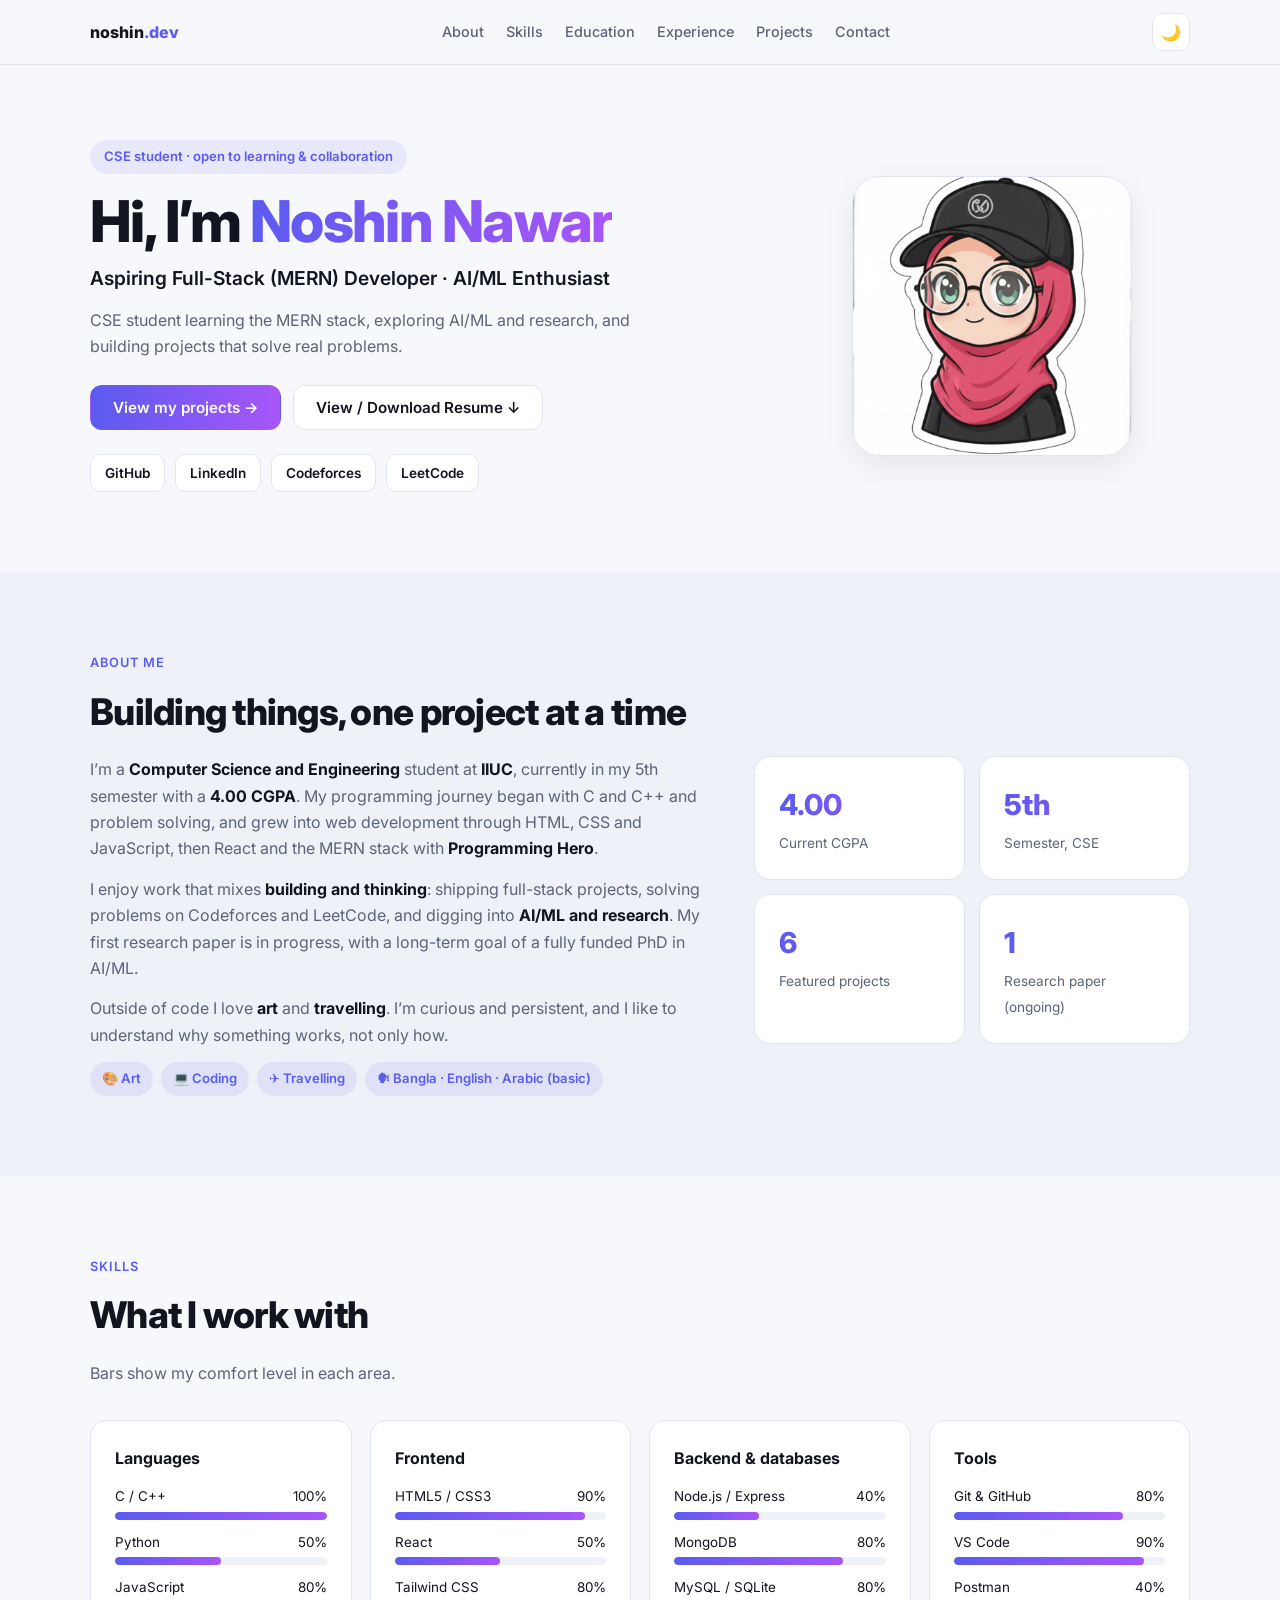
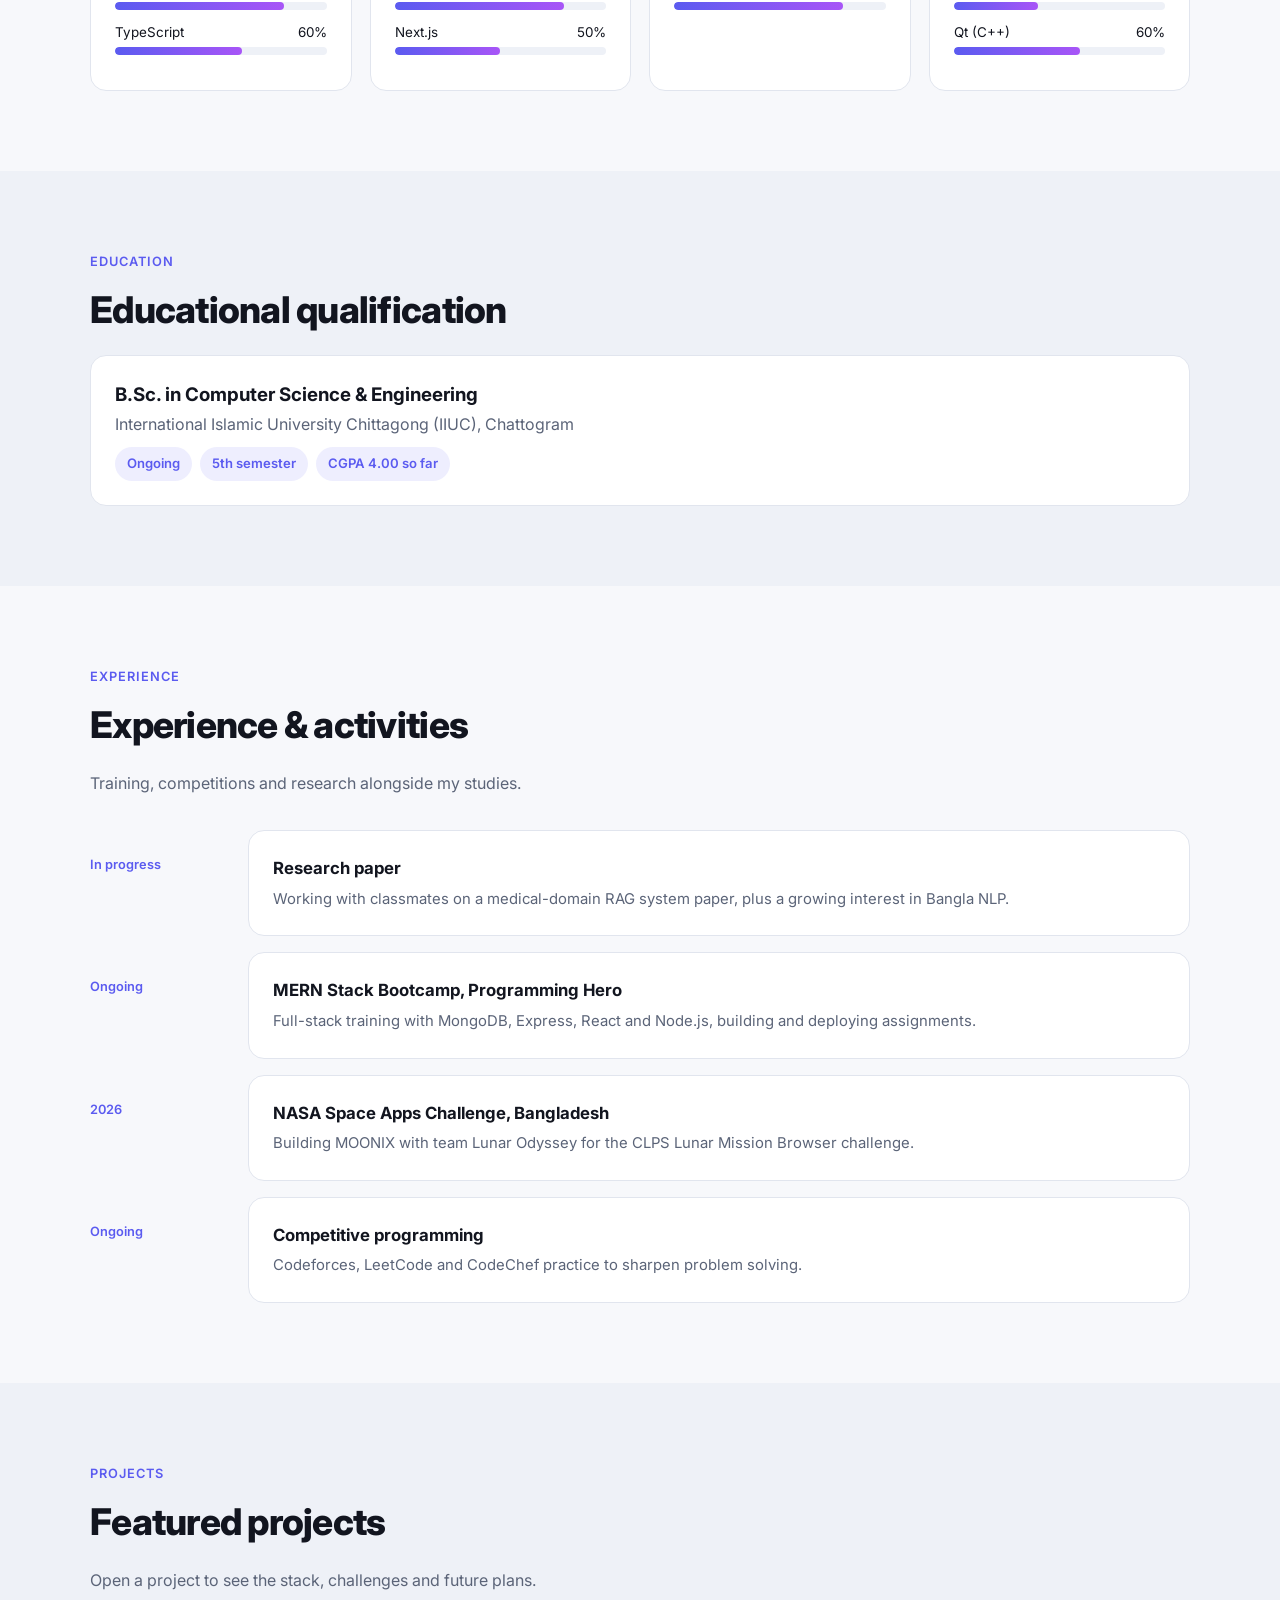
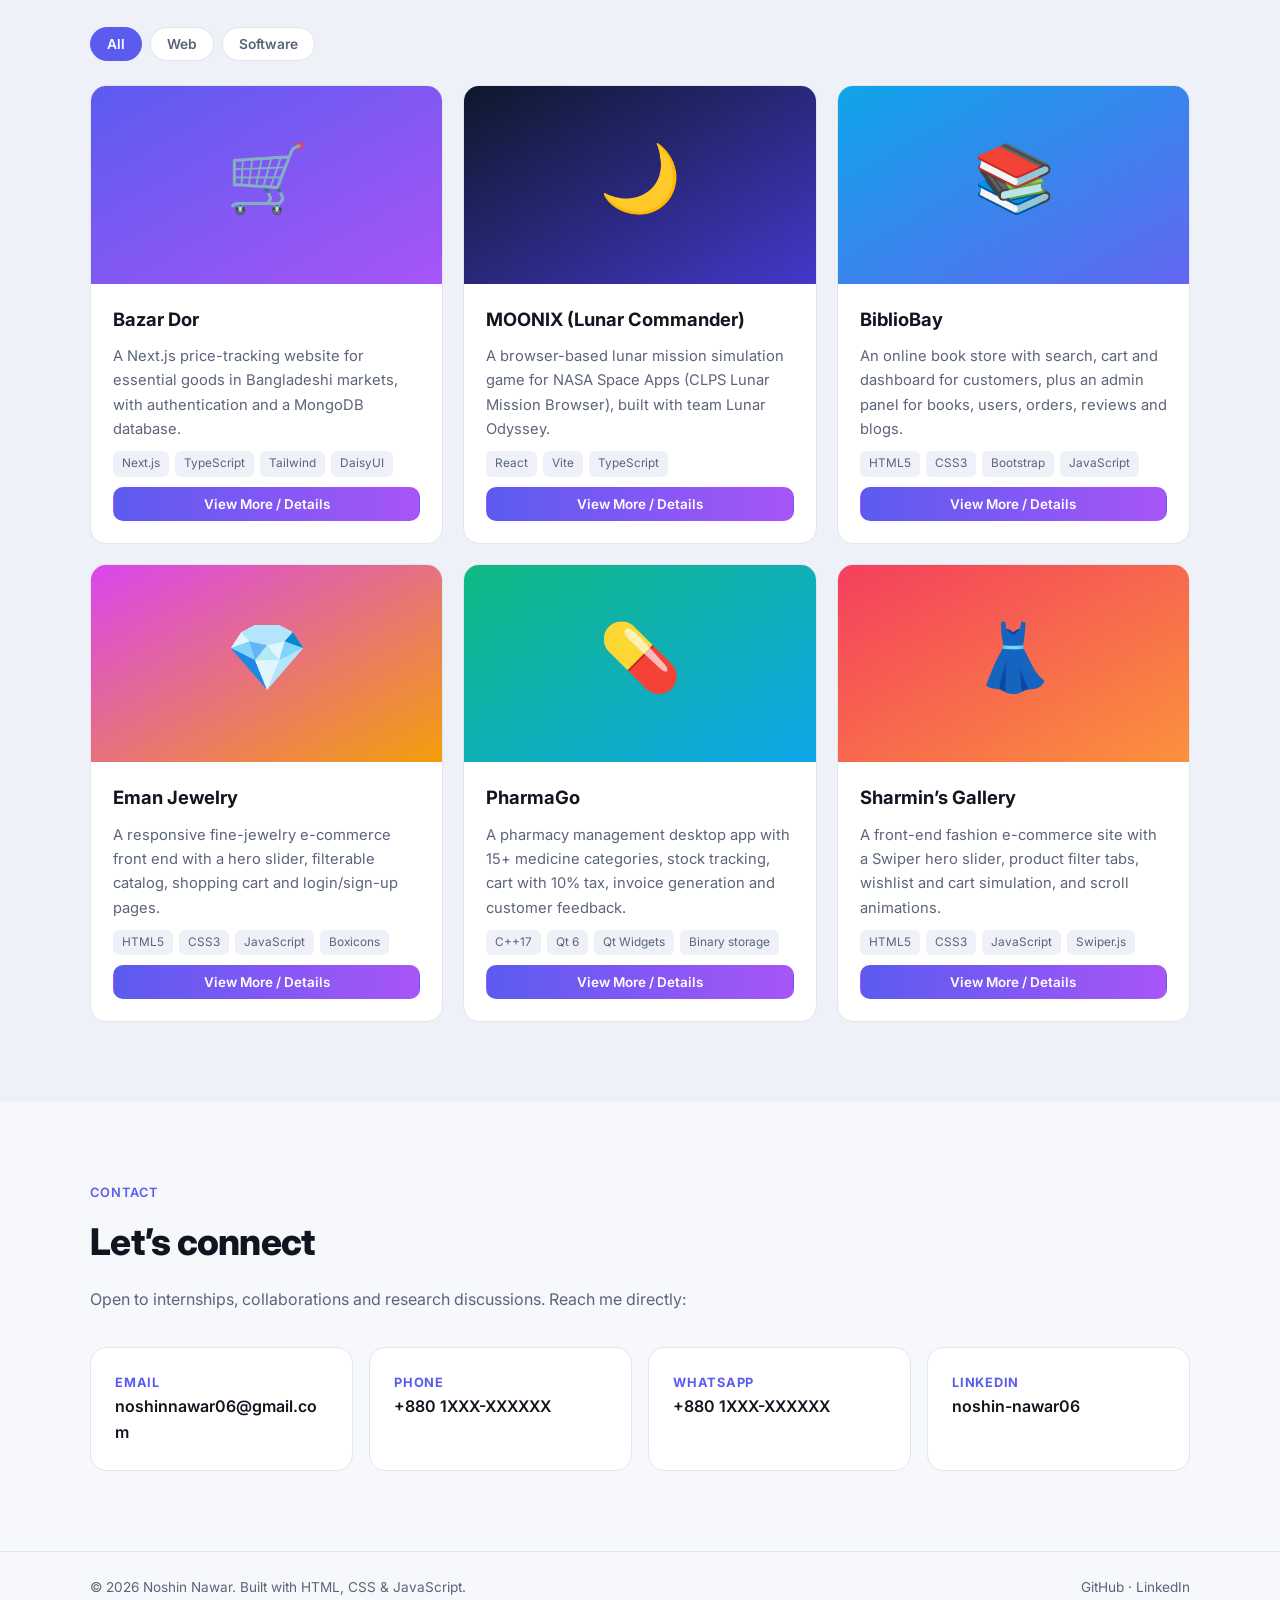
<file: index.html>
<!doctype html>
<html lang="en">
<head>
<meta charset="UTF-8">
<meta name="viewport" content="width=device-width, initial-scale=1, viewport-fit=cover">
<title>Noshin Nawar | Aspiring Full-Stack Developer</title>
<meta name="description" content="Portfolio of Noshin Nawar, CSE student at IIUC, MERN stack learner exploring AI/ML and research.">
<link rel="preconnect" href="https://fonts.googleapis.com"><link rel="preconnect" href="https://fonts.gstatic.com" crossorigin>
<link href="https://fonts.googleapis.com/css2?family=Inter:wght@400;500;600;700;800&display=swap" rel="stylesheet">
<style>
:root{--bg:#f7f8fb;--sf:#fff;--sf2:#eef1f7;--tx:#12151f;--mu:#5b6478;--bd:#e1e5ee;--ac:#5b5bf0;--ac2:#a855f7;--as:rgba(91,91,240,.1);--sh:0 10px 30px rgba(20,24,50,.08);box-sizing:border-box;padding-top:env(safe-area-inset-top,0px);padding-bottom:env(safe-area-inset-bottom,0px)}
@media(prefers-color-scheme:dark){:root:not([data-theme="light"]){--bg:#0c0e16;--sf:#141826;--sf2:#1b2033;--tx:#eceff8;--mu:#9aa3ba;--bd:#252b42;--ac:#8b8bff;--ac2:#c084fc;--as:rgba(139,139,255,.14);--sh:0 10px 30px rgba(0,0,0,.35);color-scheme:dark}}
:root[data-theme="dark"]{--bg:#0c0e16;--sf:#141826;--sf2:#1b2033;--tx:#eceff8;--mu:#9aa3ba;--bd:#252b42;--ac:#8b8bff;--ac2:#c084fc;--as:rgba(139,139,255,.14);--sh:0 10px 30px rgba(0,0,0,.35);color-scheme:dark}
*{box-sizing:border-box;margin:0;padding:0}
html{scroll-behavior:smooth;scroll-padding-top:76px}
body{font-family:Inter,system-ui,sans-serif;background:var(--bg);color:var(--tx);line-height:1.65;min-height:100%}
a{color:inherit;text-decoration:none}img{max-width:100%;display:block}
.c{width:min(1100px,100% - 40px);margin-inline:auto}
section{padding:80px 0}.alt{background:var(--sf2)}
.ey{font-size:.8rem;color:var(--ac);letter-spacing:.08em;text-transform:uppercase;font-weight:600;margin-bottom:8px}
h2{font-size:clamp(1.7rem,3.2vw,2.3rem);font-weight:800;letter-spacing:-.02em;margin-bottom:14px}
.lead{color:var(--mu);max-width:640px;margin-bottom:34px}
.grad{background:linear-gradient(90deg,var(--ac),var(--ac2));-webkit-background-clip:text;background-clip:text;color:transparent}
header{position:fixed;inset:0 0 auto 0;z-index:50;padding-top:env(safe-area-inset-top,0px);backdrop-filter:blur(14px);background:color-mix(in srgb,var(--bg) 85%,transparent);border-bottom:1px solid var(--bd)}
.nav{display:flex;align-items:center;justify-content:space-between;height:64px}
.logo{font-weight:800}.logo span{color:var(--ac)}
.nav ul{display:flex;gap:22px;list-style:none;font-size:.9rem;font-weight:500;color:var(--mu)}
.nav ul a:hover{color:var(--tx)}
.na{display:flex;gap:10px}
.ib{width:38px;height:38px;border-radius:10px;border:1px solid var(--bd);background:var(--sf);color:var(--tx);cursor:pointer;display:grid;place-items:center;font-size:1rem}
.ib:hover{border-color:var(--ac)}#mb{display:none}
.btn{display:inline-flex;align-items:center;gap:8px;padding:12px 22px;border-radius:12px;font:600 .95rem Inter,sans-serif;border:1px solid transparent;cursor:pointer;transition:.2s}
.btn.p{background:linear-gradient(90deg,var(--ac),var(--ac2));color:#fff}.btn.p:hover{transform:translateY(-2px)}
.btn.g{border-color:var(--bd);background:var(--sf);color:var(--tx)}.btn.g:hover{border-color:var(--ac);color:var(--ac)}
.btn.s{padding:8px 14px;font-size:.84rem;border-radius:10px}
.hero{padding:140px 0 80px}
.hg{display:grid;grid-template-columns:1.25fr .75fr;gap:44px;align-items:center}
.bdg{display:inline-block;padding:6px 14px;border-radius:999px;background:var(--as);color:var(--ac);font-size:.82rem;font-weight:600;margin-bottom:16px}
h1{font-size:clamp(2.1rem,5.5vw,3.6rem);line-height:1.1;font-weight:800;letter-spacing:-.03em;margin-bottom:10px}
.role{font-size:1.2rem;font-weight:600;margin-bottom:12px}
.sub{color:var(--mu);max-width:560px;margin-bottom:26px}
.cta{display:flex;flex-wrap:wrap;gap:12px;margin-bottom:24px}
.soc{display:flex;gap:10px;flex-wrap:wrap}.soc a{width:auto;padding:0 14px;font-size:.85rem;font-weight:600}
.av{width:min(280px,70vw);aspect-ratio:1;border-radius:28px;object-fit:cover;border:1px solid var(--bd);box-shadow:var(--sh);justify-self:center}
.card{background:var(--sf);border:1px solid var(--bd);border-radius:16px;padding:24px;transition:.25s}
.card:hover{border-color:var(--ac);box-shadow:var(--sh);transform:translateY(-3px)}
.ag{display:grid;grid-template-columns:1.3fr .9fr;gap:34px;align-items:start}
.at p{color:var(--mu);margin-bottom:14px}.at strong{color:var(--tx)}
.st{display:grid;grid-template-columns:repeat(2,1fr);gap:14px}
.st b{display:block;font-size:1.8rem;font-weight:800}.st span{color:var(--mu);font-size:.85rem}
.pills{display:flex;flex-wrap:wrap;gap:8px;margin-top:10px}
.pill{padding:6px 12px;border-radius:999px;font-size:.82rem;background:var(--as);color:var(--ac);font-weight:600}
.sg{display:grid;grid-template-columns:repeat(auto-fit,minmax(260px,1fr));gap:18px}
.sg h3{margin-bottom:14px;font-size:1rem}
.bar{margin-bottom:11px}.bar div{display:flex;justify-content:space-between;font-size:.84rem;margin-bottom:4px}
.bar i{display:block;height:8px;border-radius:99px;background:var(--sf2);overflow:hidden}
.bar i b{display:block;height:100%;border-radius:99px;background:linear-gradient(90deg,var(--ac),var(--ac2))}
.fl{display:flex;flex-wrap:wrap;gap:8px;margin-bottom:24px}
.f{padding:8px 16px;border-radius:999px;border:1px solid var(--bd);background:var(--sf);color:var(--mu);font:600 .86rem Inter,sans-serif;cursor:pointer}
.f.on,.f:hover{background:var(--ac);border-color:var(--ac);color:#fff}
.pg{display:grid;grid-template-columns:repeat(auto-fill,minmax(300px,1fr));gap:20px}
.pj{display:flex;flex-direction:column;padding:0;overflow:hidden}
.pj img{width:100%;aspect-ratio:16/9;object-fit:cover}
.pj .b{padding:20px 22px 22px;display:flex;flex-direction:column;gap:10px;flex:1}
.pj h3{font-size:1.15rem}.pj p{color:var(--mu);font-size:.92rem}
.stk{display:flex;flex-wrap:wrap;gap:6px}.stk em{font-style:normal;font-size:.74rem;padding:3px 9px;border-radius:6px;background:var(--sf2);color:var(--mu)}
.pj .btn{margin-top:auto;justify-content:center}
.hid{display:none!important}
.tl{display:grid;gap:16px}.ti{display:grid;grid-template-columns:140px 1fr;gap:18px}
.td{font-size:.8rem;color:var(--ac);font-weight:600;padding-top:24px}
.ti h3{font-size:1.05rem;margin-bottom:4px}.ti p{color:var(--mu);font-size:.93rem}
.cg{display:grid;grid-template-columns:repeat(auto-fit,minmax(230px,1fr));gap:16px}
.cg b{display:block;font-size:.8rem;color:var(--ac);text-transform:uppercase;letter-spacing:.06em}
.cg a,.cg span{font-weight:600;word-break:break-word}
footer{border-top:1px solid var(--bd);padding:24px 0;color:var(--mu);font-size:.85rem}
footer .c{display:flex;justify-content:space-between;gap:12px;flex-wrap:wrap}
.dt{padding:110px 0 70px}.dt img{border-radius:20px;width:100%;aspect-ratio:16/6;object-fit:cover;margin:20px 0}
.dt h3{margin:26px 0 8px}.dt ul{padding-left:20px;color:var(--mu)}.dt li{margin-bottom:6px}.dt p{color:var(--mu)}
#toast{position:fixed;left:50%;bottom:calc(24px + env(safe-area-inset-bottom,0px));transform:translateX(-50%);background:var(--tx);color:var(--bg);padding:10px 18px;border-radius:10px;font-size:.88rem;opacity:0;pointer-events:none;transition:.3s;z-index:99}
#toast.on{opacity:1}
@media(max-width:860px){.hero{padding-top:110px}.hg,.ag{grid-template-columns:1fr}.av{order:-1;width:170px;justify-self:start}
.nav ul{position:absolute;top:calc(64px + env(safe-area-inset-top,0px));left:0;right:0;flex-direction:column;gap:0;background:var(--bg);border-bottom:1px solid var(--bd);display:none}
.nav ul.open{display:flex}.nav ul a{display:block;padding:14px 20px}#mb{display:grid}
.ti{grid-template-columns:1fr;gap:0}.td{padding-top:0;margin-bottom:6px}section{padding:60px 0}}
</style>
</head>
<body>
<header><div class="c nav"><a href="#home" class="logo">noshin<span>.dev</span></a>
<ul id="nl"><li><a href="#about">About</a></li><li><a href="#skills">Skills</a></li><li><a href="#education">Education</a></li><li><a href="#experience">Experience</a></li><li><a href="#projects">Projects</a></li><li><a href="#contact">Contact</a></li></ul>
<div class="na"><button class="ib" id="tb" aria-label="Toggle theme">🌙</button><button class="ib" id="mb" aria-label="Menu">☰</button></div></div></header>

<div id="main">
<section class="hero" id="home"><div class="c hg"><div>
<div class="bdg">CSE student · open to learning &amp; collaboration</div>
<h1>Hi, I’m <span class="grad">Noshin Nawar</span></h1>
<div class="role">Aspiring Full-Stack (MERN) Developer · AI/ML Enthusiast</div>
<p class="sub">CSE student learning the MERN stack, exploring AI/ML and research, and building projects that solve real problems.</p>
<div class="cta"><a href="#projects" class="btn p">View my projects →</a><a href="#home" class="btn g" id="cv">View / Download Resume ↓</a></div>
<div class="soc" id="soc"></div></div>
<img class="av" id="av" alt="Portrait of Noshin Nawar"></div></section>

<section id="about" class="alt"><div class="c"><div class="ey">About me</div><h2>Building things, one project at a time</h2>
<div class="ag"><div class="at">
<p>I’m a <strong>Computer Science and Engineering</strong> student at <strong>IIUC</strong>, currently in my 5th semester with a <strong>4.00 CGPA</strong>. My programming journey began with C and C++ and problem solving, and grew into web development through HTML, CSS and JavaScript, then React and the MERN stack with <strong>Programming Hero</strong>.</p>
<p>I enjoy work that mixes <strong>building and thinking</strong>: shipping full-stack projects, solving problems on Codeforces and LeetCode, and digging into <strong>AI/ML and research</strong>. My first research paper is in progress, with a long-term goal of a fully funded PhD in AI/ML.</p>
<p>Outside of code I love <strong>art</strong> and <strong>travelling</strong>. I’m curious and persistent, and I like to understand why something works, not only how.</p>
<div class="pills"><span class="pill">🎨 Art</span><span class="pill">💻 Coding</span><span class="pill">✈️ Travelling</span><span class="pill">🗣 Bangla · English · Arabic (basic)</span></div></div>
<div class="st"><div class="card"><b class="grad">4.00</b><span>Current CGPA</span></div><div class="card"><b class="grad">5th</b><span>Semester, CSE</span></div><div class="card"><b class="grad">6</b><span>Featured projects</span></div><div class="card"><b class="grad">1</b><span>Research paper (ongoing)</span></div></div></div></div></section>

<section id="skills"><div class="c"><div class="ey">Skills</div><h2>What I work with</h2><p class="lead">Bars show my comfort level in each area.</p><div class="sg" id="sg"></div></div></section>

<section id="education" class="alt"><div class="c"><div class="ey">Education</div><h2>Educational qualification</h2>
<div class="card"><h3>B.Sc. in Computer Science &amp; Engineering</h3><p style="color:var(--mu)">International Islamic University Chittagong (IIUC), Chattogram</p><div class="pills"><span class="pill">Ongoing</span><span class="pill">5th semester</span><span class="pill">CGPA 4.00 so far</span></div></div></div></section>

<section id="experience"><div class="c"><div class="ey">Experience</div><h2>Experience &amp; activities</h2><p class="lead">Training, competitions and research alongside my studies.</p><div class="tl" id="tl"></div></div></section>

<section id="projects" class="alt"><div class="c"><div class="ey">Projects</div><h2>Featured projects</h2><p class="lead">Open a project to see the stack, challenges and future plans.</p>
<div class="fl" id="fl"></div><div class="pg" id="pg"></div></div></section>

<section id="contact"><div class="c"><div class="ey">Contact</div><h2>Let’s connect</h2><p class="lead">Open to internships, collaborations and research discussions. Reach me directly:</p><div class="cg" id="cg"></div></div></section>
</div>

<div id="detail" class="hid"></div>
<footer><div class="c"><span>© <span id="yr"></span> Noshin Nawar. Built with HTML, CSS &amp; JavaScript.</span><span id="fl2"></span></div></footer>
<div id="toast"></div>

<script>
const L={github:"https://github.com/NoshinStar",linkedin:"https://www.linkedin.com/in/noshin-nawar06/",codeforces:"https://codeforces.com/profile/Noshin_Nawar17",leetcode:"https://leetcode.com/u/Noshin06/",email:"noshinnawar06@gmail.com",phone:"+880 1XXX-XXXXXX",wa:"8801XXXXXXXXX"};
const skills=[["Languages",[["C / C++",100],["Python",50],["JavaScript",80],["TypeScript",60]]],["Frontend",[["HTML5 / CSS3",90],["React",50],["Tailwind CSS",80],["Next.js",50]]],["Backend & databases",[["Node.js / Express",40],["MongoDB",80],["MySQL / SQLite",80]]],["Tools",[["Git & GitHub",80],["VS Code",90],["Postman",40],["Qt (C++)",60]]]];
const exp=[["In progress","Research paper","Working with classmates on a medical-domain RAG system paper, plus a growing interest in Bangla NLP."],["Ongoing","MERN Stack Bootcamp, Programming Hero","Full-stack training with MongoDB, Express, React and Node.js, building and deploying assignments."],["2026","NASA Space Apps Challenge, Bangladesh","Building MOONIX with team Lunar Odyssey for the CLPS Lunar Mission Browser challenge."],["Ongoing","Competitive programming","Codeforces, LeetCode and CodeChef practice to sharpen problem solving."]];
const P=[
{id:"bazar-dor",t:"Bazar Dor",c:"Web",e:"🛒",g:"#5b5bf0,#a855f7",d:"A Next.js price-tracking website for essential goods in Bangladeshi markets, with authentication and a MongoDB database.",s:["Next.js","TypeScript","Tailwind","DaisyUI","BetterAuth","MongoDB"],live:"https://bazar-dor-phi-ten.vercel.app",repo:"https://github.com/NoshinStar/bazar-dor",ch:["Designing the data model so prices can be compared across markets and dates.","Setting up secure authentication and protected routes.","Keeping the UI fast and readable on small phones."],fu:["Price history charts and alerts.","Crowd-sourced price updates with moderation.","Bangla language support."]},
{id:"moonix",t:"MOONIX (Lunar Commander)",c:"Web",e:"🌙",g:"#0f172a,#4338ca",d:"A browser-based lunar mission simulation game for NASA Space Apps (CLPS Lunar Mission Browser), built with team Lunar Odyssey.",s:["React","Vite","TypeScript"],live:"",repo:"",ch:["Turning complex lunar mission data into simple player decisions.","Coordinating components and styling across a six-person team.","Balancing realism with fun gameplay."],fu:["More landing sites and equipment options.","Richer 3D-style visuals.","A learning section with real NASA data."]},
{id:"bibliobay",t:"BiblioBay",c:"Web",e:"📚",g:"#0ea5e9,#6366f1",d:"An online book store with search, cart and dashboard for customers, plus an admin panel for books, users, orders, reviews and blogs.",s:["HTML5","CSS3","Bootstrap","JavaScript","localStorage","Swiper"],live:"https://noshinstar.github.io/BIBLIOBAY/",repo:"https://github.com/NoshinStar/BIBLIOBAY",ch:["Managing cart and order state with only localStorage.","Building a full admin panel without a backend.","Keeping many pages visually consistent."],fu:["Real backend with Node.js and MongoDB.","Online payment integration.","User accounts with real authentication."]},
{id:"eman-jewelry",t:"Eman Jewelry",c:"Web",e:"💎",g:"#d946ef,#f59e0b",d:"A responsive fine-jewelry e-commerce front end with a hero slider, filterable catalog, shopping cart and login/sign-up pages.",s:["HTML5","CSS3","JavaScript","Boxicons"],live:"https://noshinstar.github.io/Eman-Jewelry-Exquisite-Fine-Jewelry-E-commerce-Store/",repo:"https://github.com/NoshinStar/Eman-Jewelry-Exquisite-Fine-Jewelry-E-commerce-Store",ch:["Making the catalog filtering smooth and responsive.","Creating an elegant layout that works on phones.","Handling cart logic in plain JavaScript."],fu:["Connect to a database and checkout.","Product search and wishlists.","Move the project to React."]},
{id:"pharmago",t:"PharmaGo",c:"Software",e:"💊",g:"#10b981,#0ea5e9",d:"A pharmacy management desktop app with 15+ medicine categories, stock tracking, cart with 10% tax, invoice generation and customer feedback.",s:["C++17","Qt 6","Qt Widgets","Binary storage"],live:"",repo:"https://github.com/NoshinStar/PharmaGo---Pharmacy-Management-System",ch:["Persisting stock and invoices reliably in binary files.","Designing a clear Qt interface for fast billing.","Keeping tax and total calculations accurate."],fu:["Move storage to a real database.","Expiry-date alerts and reports.","User roles for staff and admin."]},
{id:"sharmins-gallery",t:"Sharmin’s Gallery",c:"Web",e:"👗",g:"#f43f5e,#fb923c",d:"A front-end fashion e-commerce site with a Swiper hero slider, product filter tabs, wishlist and cart simulation, and scroll animations.",s:["HTML5","CSS3","JavaScript","Swiper.js"],live:"",repo:"https://github.com/NoshinStar/Sharmins-Gallery-Fashion-E-Commerce-Project",ch:["Smooth scroll animations without hurting performance.","Wishlist and cart simulation without a backend.","Responsive product grids."],fu:["Deploy a live demo.","Add a real backend and accounts.","Product detail pages and reviews."]}];
const $=s=>document.querySelector(s),svg=(g,e)=>{const[a,b]=g.split(",");return"data:image/svg+xml;utf8,"+encodeURIComponent(`<svg xmlns="http://www.w3.org/2000/svg" width="640" height="360"><defs><linearGradient id="g" x1="0" y1="0" x2="1" y2="1"><stop offset="0" stop-color="${a}"/><stop offset="1" stop-color="${b}"/></linearGradient></defs><rect width="640" height="360" fill="url(#g)"/><text x="320" y="210" font-size="120" text-anchor="middle">${e}</text></svg>`)};
const toast=m=>{const t=$("#toast");t.textContent=m;t.classList.add("on");setTimeout(()=>t.classList.remove("on"),2600)};
$("#av").src="images/1763734244346.jpg";$("#av").onerror=function(){this.onerror=null;this.src="data:image/svg+xml;utf8,"+encodeURIComponent('<svg xmlns="http://www.w3.org/2000/svg" width="400" height="400"><rect width="400" height="400" fill="#5b5bf0"/><text x="50%" y="55%" font-family="Arial" font-size="150" fill="#fff" text-anchor="middle" dominant-baseline="middle">NN</text></svg>')};
$("#cv").addEventListener("click",e=>{e.preventDefault();toast("Resume will be available soon.")});
const lk=(u,n)=>`<a class="ib" href="${u}" target="_blank" rel="noopener">${n}</a>`;
$("#soc").innerHTML=lk(L.github,"GitHub")+lk(L.linkedin,"LinkedIn")+lk(L.codeforces,"Codeforces")+lk(L.leetcode,"LeetCode");
$("#sg").innerHTML=skills.map(([g,i])=>`<div class="card"><h3>${g}</h3>${i.map(([n,v])=>`<div class="bar"><div><span>${n}</span><span>${v}%</span></div><i><b style="width:${v}%"></b></i></div>`).join("")}</div>`).join("");
$("#tl").innerHTML=exp.map(x=>`<div class="ti"><div class="td">${x[0]}</div><div class="card"><h3>${x[1]}</h3><p>${x[2]}</p></div></div>`).join("");
const cats=["All","Web","Software"];
$("#fl").innerHTML=cats.map((c,i)=>`<button class="f${i?"":" on"}" data-f="${c}">${c}</button>`).join("");
$("#pg").innerHTML=P.map(p=>`<article class="card pj" data-c="${p.c}"><img alt="${p.t}" src="${svg(p.g,p.e)}"><div class="b"><h3>${p.t}</h3><p>${p.d}</p><div class="stk">${p.s.slice(0,4).map(x=>`<em>${x}</em>`).join("")}</div><a class="btn p s" href="#p-${p.id}">View More / Details</a></div></article>`).join("");
document.querySelectorAll(".f").forEach(b=>b.onclick=()=>{document.querySelectorAll(".f").forEach(x=>x.classList.toggle("on",x===b));document.querySelectorAll(".pj").forEach(c=>c.classList.toggle("hid",b.dataset.f!=="All"&&c.dataset.c!==b.dataset.f))});
const box=(l,v,h)=>`<div class="card"><b>${l}</b><a href="${h}" target="_blank" rel="noopener">${v}</a></div>`;
$("#cg").innerHTML=box("Email",L.email,"mailto:"+L.email)+box("Phone",L.phone,"tel:"+L.phone.replace(/[^+\d]/g,""))+box("WhatsApp",L.phone,"https://wa.me/"+L.wa)+box("LinkedIn","noshin-nawar06",L.linkedin);
$("#fl2").innerHTML=`<a href="${L.github}" target="_blank" rel="noopener">GitHub</a> · <a href="${L.linkedin}" target="_blank" rel="noopener">LinkedIn</a>`;
$("#yr").textContent=new Date().getFullYear();
const ul=l=>`<ul>${l.map(x=>`<li>${x}</li>`).join("")}</ul>`;
function route(){const h=location.hash.slice(1),p=P.find(x=>"p-"+x.id===h);
 if(p){$("#main").classList.add("hid");const d=$("#detail");d.classList.remove("hid");
  d.innerHTML=`<div class="c dt"><a href="#projects" class="btn g s">← Back to projects</a><h2 style="margin-top:20px">${p.t}</h2><img alt="${p.t}" src="${svg(p.g,p.e)}"><h3>Tech stack</h3><div class="stk">${p.s.map(x=>`<em>${x}</em>`).join("")}</div><h3>Description</h3><p>${p.d}</p><h3>Links</h3><div class="cta">${p.live?`<a class="btn p s" href="${p.live}" target="_blank" rel="noopener">Live project ↗</a>`:`<span class="btn g s">Live link coming soon</span>`}${p.repo?`<a class="btn g s" href="${p.repo}" target="_blank" rel="noopener">GitHub repo (client) ↗</a>`:`<span class="btn g s">Repo link coming soon</span>`}</div><h3>Challenges faced</h3>${ul(p.ch)}<h3>Future plans &amp; improvements</h3>${ul(p.fu)}</div>`;scrollTo(0,0)}
 else{const was=$("#main").classList.contains("hid");$("#main").classList.remove("hid");$("#detail").classList.add("hid");const t=h&&document.getElementById(h);if(t)setTimeout(()=>t.scrollIntoView(),was?30:0);else if(was)scrollTo(0,0)}}
addEventListener("hashchange",route);route();
const r=document.documentElement;let sv=null;try{sv=localStorage.getItem("theme")}catch(e){}
const st=t=>{r.dataset.theme=t;$("#tb").textContent=t==="dark"?"☀️":"🌙";try{localStorage.setItem("theme",t)}catch(e){}};
st(sv||(matchMedia("(prefers-color-scheme: dark)").matches?"dark":"light"));
$("#tb").onclick=()=>st(r.dataset.theme==="dark"?"light":"dark");
$("#mb").onclick=()=>$("#nl").classList.toggle("open");
document.querySelectorAll("#nl a").forEach(a=>a.onclick=()=>$("#nl").classList.remove("open"));
</script>
</body>
</html>
</file>
